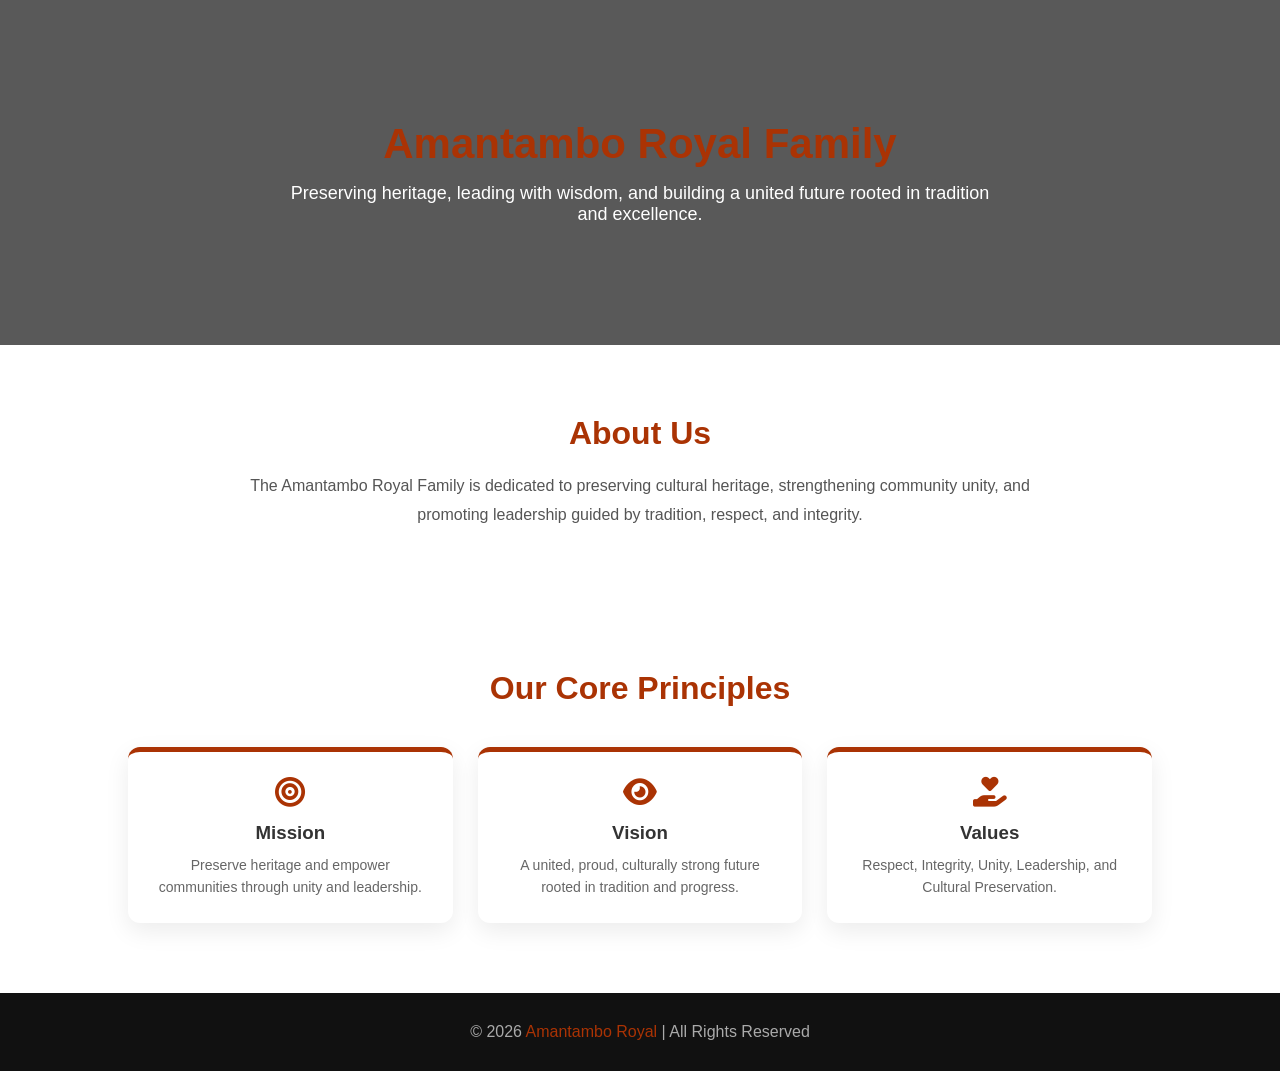
<file: about.html>
<!DOCTYPE html>
<html lang="en">
<head>
  <meta charset="UTF-8" />
  <meta name="viewport" content="width=device-width, initial-scale=1.0"/>
  <title>About Amantambo Royal</title>

  <link rel="stylesheet" href="https://cdnjs.cloudflare.com/ajax/libs/font-awesome/6.5.0/css/all.min.css"/>

  <style>
    * {
      margin: 0;
      padding: 0;
      box-sizing: border-box;
      font-family: "Segoe UI", sans-serif;
    }

    body {
      background: #fff;
      color: #333;
      overflow-x: hidden;
    }

    /* ================= HERO ================= */
    .hero {
      background: linear-gradient(rgba(0,0,0,0.65), rgba(0,0,0,0.65)),
                  url("https://images.unsplash.com/photo-1524499982521-1ffd58dd89ea");
      background-size: cover;
      background-position: center;
      text-align: center;
      padding: 120px 20px;
      color: #fff;
    }

    .hero h1 {
      font-size: 42px;
      color: #aa3304;

      /* animation */
      opacity: 0;
      transform: translateY(-30px);
      animation: fadeDown 1s ease forwards;
    }

    .hero p {
      font-size: 18px;
      max-width: 700px;
      margin: 15px auto 0;

      opacity: 0;
      transform: translateY(30px);
      animation: fadeUp 1.2s ease forwards;
      animation-delay: 0.3s;
    }

    /* ================= SECTIONS ================= */
    .section {
      padding: 70px 10%;
      text-align: center;

      opacity: 0;
      transform: translateY(50px);
      animation: fadeUp 1s ease forwards;
    }

    .section:nth-child(2) { animation-delay: 0.2s; }
    .section:nth-child(3) { animation-delay: 0.4s; }

    .section h2 {
      font-size: 32px;
      color: #aa3304;
      margin-bottom: 20px;
    }

    .section p {
      max-width: 800px;
      margin: auto;
      line-height: 1.8;
      color: #555;
    }

    /* ================= GRID ================= */
    .grid {
      display: grid;
      grid-template-columns: repeat(auto-fit, minmax(250px, 1fr));
      gap: 25px;
      margin-top: 40px;
    }

    .card {
      background: #fff;
      border-radius: 12px;
      padding: 25px;
      box-shadow: 0 8px 25px rgba(0,0,0,0.08);
      border-top: 5px solid #aa3304;

      /* animation */
      opacity: 0;
      transform: translateY(30px);
      animation: fadeUp 0.8s ease forwards;
    }

    .card:nth-child(1) { animation-delay: 0.2s; }
    .card:nth-child(2) { animation-delay: 0.4s; }
    .card:nth-child(3) { animation-delay: 0.6s; }

    .card:hover {
      transform: translateY(-10px) scale(1.03);
      transition: 0.3s;
    }

    .card i {
      font-size: 30px;
      color: #aa3304;
      margin-bottom: 15px;
    }

    .card h3 {
      margin-bottom: 10px;
    }

    .card p {
      font-size: 14px;
      color: #666;
      line-height: 1.6;
    }

    /* ================= ANIMATIONS ================= */
    @keyframes fadeUp {
      from {
        opacity: 0;
        transform: translateY(40px);
      }
      to {
        opacity: 1;
        transform: translateY(0);
      }
    }

    @keyframes fadeDown {
      from {
        opacity: 0;
        transform: translateY(-40px);
      }
      to {
        opacity: 1;
        transform: translateY(0);
      }
    }

    /* ================= FOOTER ================= */
    .footer {
      background: #111;
      color: #aaa;
      text-align: center;
      padding: 30px;
    }

    .footer span {
      color: #aa3304;
    }

    /* ================= RESPONSIVE ================= */
    @media (max-width: 768px) {
      .hero h1 {
        font-size: 30px;
      }
    }
  </style>
</head>

<body>

  <!-- HERO -->
  <div class="hero">
    <h1>Amantambo Royal Family</h1>
    <p>
      Preserving heritage, leading with wisdom, and building a united future rooted in tradition and excellence.
    </p>
  </div>

  <!-- ABOUT -->
  <div class="section">
    <h2>About Us</h2>
    <p>
      The Amantambo Royal Family is dedicated to preserving cultural heritage, strengthening community unity,
      and promoting leadership guided by tradition, respect, and integrity.
    </p>
  </div>

  <!-- CORE PRINCIPLES -->
  <div class="section">
    <h2>Our Core Principles</h2>

    <div class="grid">

      <div class="card">
        <i class="fas fa-bullseye"></i>
        <h3>Mission</h3>
        <p>Preserve heritage and empower communities through unity and leadership.</p>
      </div>

      <div class="card">
        <i class="fas fa-eye"></i>
        <h3>Vision</h3>
        <p>A united, proud, culturally strong future rooted in tradition and progress.</p>
      </div>

      <div class="card">
        <i class="fas fa-hand-holding-heart"></i>
        <h3>Values</h3>
        <p>Respect, Integrity, Unity, Leadership, and Cultural Preservation.</p>
      </div>

    </div>
  </div>

  <!-- FOOTER -->
  <div class="footer">
    © 2026 <span>Amantambo Royal</span> | All Rights Reserved
  </div>

</body>
</html>
</file>
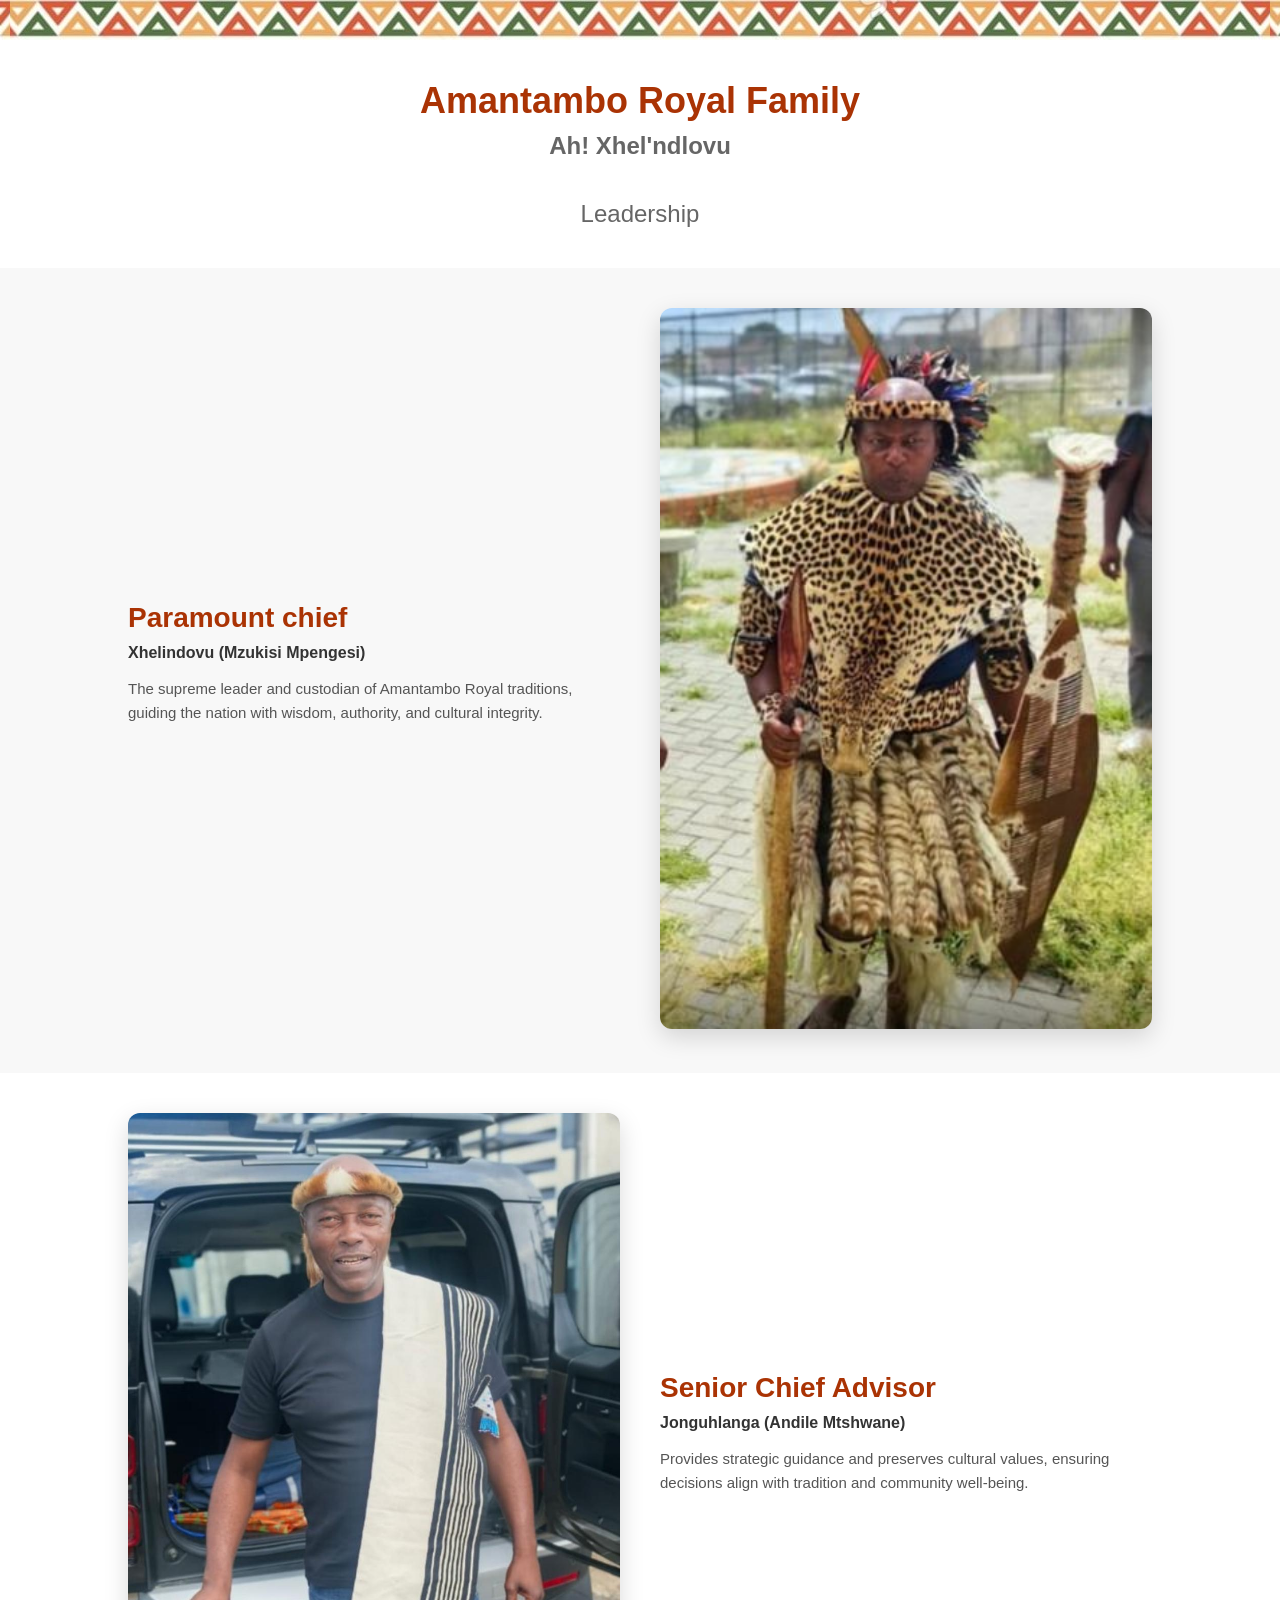
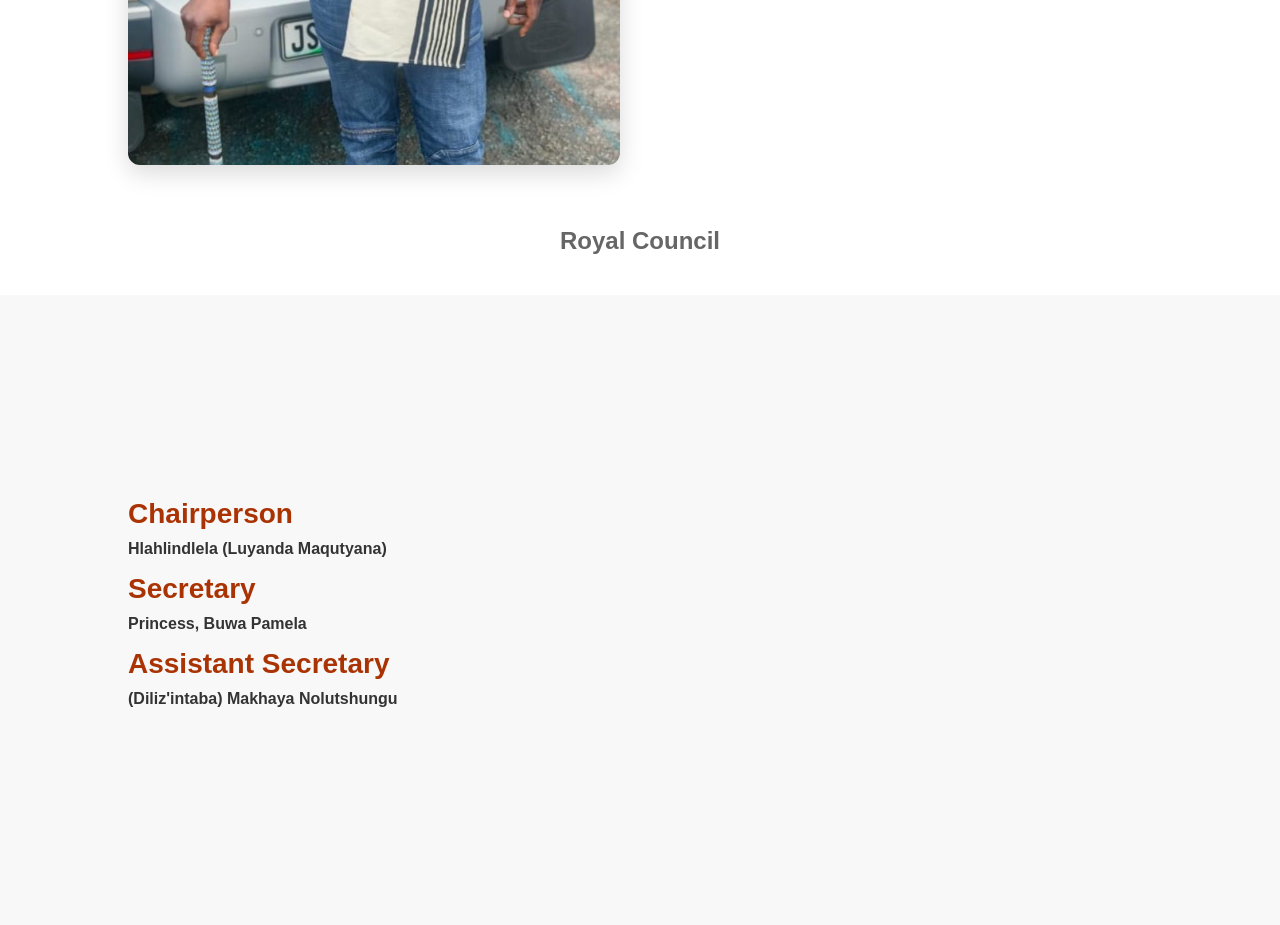
<file: leadership.html>
<!DOCTYPE html>
<html lang="en">
<head>
  <meta charset="UTF-8" />
  <meta name="viewport" content="width=device-width, initial-scale=1.0"/>
  <title>Amantambo Royal Leadership</title>

  <!-- Font Awesome -->
  <link rel="stylesheet" href="https://cdnjs.cloudflare.com/ajax/libs/font-awesome/6.5.0/css/all.min.css"/>

  <style>
    * {
      margin: 0;
      padding: 0;
      box-sizing: border-box;
      font-family: "Segoe UI", sans-serif;
    }

    body {
      background: #ffffff;
      color: #333;
    }
    section{
        border-top: 40px solid transparent; /* space for the border */
        border-image: url("border.jpg") 40 repeat; 
    }
    h1 {
      text-align: center;
      padding: 40px 20px 10px;
      color: #aa3304;
      font-size: 36px;
    }

    h2 {
      text-align: center;
      color: #666;
      margin-bottom: 40px;
      font-weight: 300;
    }

    .section {
      display: flex;
      align-items: center;
      justify-content: center;
      min-height: 70vh;
      padding: 40px 10%;
      gap: 40px;
    }

    /* Alternate layout */
    .section:nth-child(even) {
      flex-direction: row-reverse;
      background: #f8f8f8;
    }

    .image {
      flex: 1;
    }

    /* ✅ FIXED IMAGE (NO QUALITY LOSS) */
    .image img {
      width: 100%;
      max-height: 100%;
      height: auto;
      object-fit: cover;
      object-position: center;
      border-radius: 12px;
      box-shadow: 0 8px 25px rgba(0,0,0,0.15);
      transition: 0.4s;
    }

    /* Optional hover effect */
    .image img:hover {
      transform: scale(1.03);
    }

    .content {
      flex: 1;
    }

    .content h3 {
      font-size: 28px;
      margin-bottom: 10px;
      color: #aa3304;
    }

    .content span {
      font-size: 16px;
      font-weight: bold;
      color: #333;
      display: block;
      margin-bottom: 15px;
    }

    .content p {
      font-size: 15px;
      color: #555;
      line-height: 1.6;
      margin-bottom: 15px;
    }

    .content i {
      color: #aa3304;
      margin-right: 8px;
    }

    /* Responsive */
    @media (max-width: 768px) {
      .section {
        flex-direction: column;
        padding: 30px 20px;
      }

      .section:nth-child(even) {
        flex-direction: column;
      }

      .image img {
        height: 220px;
      }
    }
  </style>
</head>
<body>
   <section>
  <h1>Amantambo Royal Family</h1>
  <h2><b>Ah! Xhel'ndlovu</b></h2>
  <h2>Leadership</h2>

  <!-- King -->
  <div class="section" id="section-1">
    <div class="image">
      <img src="assets/l-1.jpg" alt="King">
    </div>
    <div class="content">
      <h3>Paramount chief</h3>
      <span>Xhelindovu (Mzukisi Mpengesi)</span>
      <p>
        The supreme leader and custodian of Amantambo Royal traditions,
        guiding the nation with wisdom, authority, and cultural integrity.
      </p>
    </div>
  </div>

  <!-- Chief Elder -->
  <div class="section">
    <div class="image">
      <img src="assets/l-2 (2).jpeg" alt="Chief Elder">
    </div>
    <div class="content">
      <h3>Senior Chief Advisor</h3>
      <span>Jonguhlanga (Andile Mtshwane)</span>
      <p>
        Provides strategic guidance and preserves cultural values,
        ensuring decisions align with tradition and community well-being.
      </p>
    </div>
  </div>


    
      <br>
      <h2><b>Royal Council</b></h2>
    <!-- Chief Elder -->
  <div class="section" >
    <div class="image">
   
    </div>
    <div class="content">
      <h3>Chairperson</h3>
      <span>Hlahlindlela (Luyanda Maqutyana)</span>
      <h3>Secretary</h3>
      <span>Princess, Buwa Pamela</span>
      <h3>Assistant Secretary</h3>
      <span>(Diliz'intaba) Makhaya Nolutshungu</span>
    </section>
  </div>
</body>
</html>
</file>
